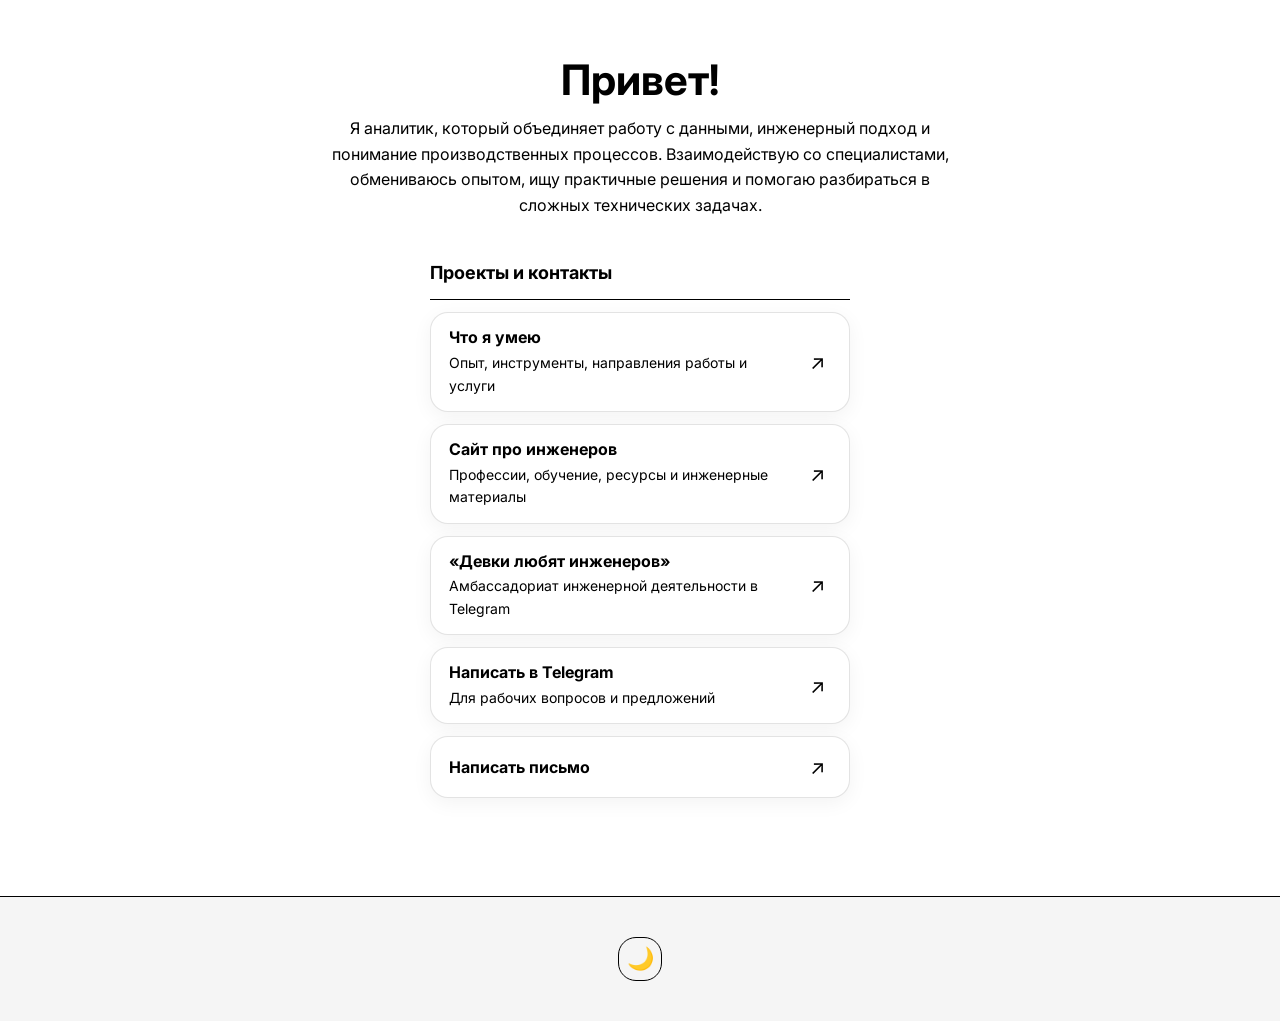
<file: index.html>
<!DOCTYPE html>
<html lang="ru">
<head>
<meta charset="UTF-8">
<meta name="viewport" content="width=device-width, initial-scale=1.0">
<meta name="theme-color" content="#ffffff">
<meta name="description" content="Аналитик: данные, инженерный подход и производственные процессы. Проекты и контакты.">
<title>Евгения Целикина</title>
<link rel="stylesheet" href="style.css">
</head>
<body>
<main class="site-page">
  <header class="page-header">
    <h1>Привет!</h1>
    <p>Я аналитик, который объединяет работу с данными, инженерный подход и понимание производственных процессов. Взаимодействую со специалистами, обмениваюсь опытом, ищу практичные решения и помогаю разбираться в сложных технических задачах.</p>
  </header>

  <section class="links-section" aria-labelledby="projects-heading">
    <div class="section-heading">
      <h2 id="projects-heading">Проекты и контакты</h2>
    </div>

    <a class="link-card" href="https://vremennobeznika.github.io/evosif/" target="_blank" rel="noopener noreferrer">
      <span class="card-copy">
        <span class="card-title">Что я умею</span>
        <span class="card-description">Опыт, инструменты, направления работы и услуги</span>
      </span>
      <span class="card-action" aria-hidden="true">↗</span>
    </a>

    <a class="link-card" href="https://vremennobeznika.github.io/enjigirling/" target="_blank" rel="noopener noreferrer">
      <span class="card-copy">
        <span class="card-title">Сайт про инженеров</span>
        <span class="card-description">Профессии, обучение, ресурсы и инженерные материалы</span>
      </span>
      <span class="card-action" aria-hidden="true">↗</span>
    </a>

    <a class="link-card" href="https://t.me/enjigirling" target="_blank" rel="noopener noreferrer">
      <span class="card-copy">
        <span class="card-title">«Девки любят инженеров»</span>
        <span class="card-description">Амбассадориат инженерной деятельности в Telegram</span>
      </span>
      <span class="card-action" aria-hidden="true">↗</span>
    </a>

    <a class="link-card" href="https://t.me/evosif" target="_blank" rel="noopener noreferrer">
      <span class="card-copy">
        <span class="card-title">Написать в Telegram</span>
        <span class="card-description">Для рабочих вопросов и предложений</span>
      </span>
      <span class="card-action" aria-hidden="true">↗</span>
    </a>

    <a class="link-card" href="mailto:eva.tselikina@ya.ru">
      <span class="card-copy">
        <span class="card-title">Написать письмо</span>
      </span>
      <span class="card-action" aria-hidden="true">↗</span>
    </a>
  </section>
</main>

<footer>
  <button class="theme-toggle" id="themeToggle" type="button" aria-label="Переключить тему">🌙</button>
</footer>

<script src="script.js"></script>
</body>
</html>
</file>
<file: style.css>
/* Визитка в стиле сайта enjigirling: чёрно-белая гамма, шрифт Inter, переключатель темы 🌙 / ☀️ */
@import url('https://fonts.googleapis.com/css2?family=Inter:wght@400;600;700&display=swap');

:root {
  --bg: #FFFFFF;
  --bg-block: #F5F5F5;
  --text-primary: #000000;
  --text-body: #000000;
  --border: #000000;
  --card-border: rgba(127,127,127,.22);
  --font: 'Inter', system-ui, -apple-system, 'Segoe UI', Roboto, Arial, sans-serif;
  --fs-xs: 12px;
  --fs-sm: 14px;
  --fs-md: 16px;
  --fs-lg: 18px;
  --fs-xl: 20px;
  --fs-h1: clamp(28px, 4vw, 42px);
  --radius: 18px;
}
.theme-dark {
  --bg: #121212;
  --bg-block: #1E1E1E;
  --text-primary: #FFFFFF;
  --text-body: #E0E0E0;
  --border: #FFFFFF;
}

* { margin: 0; padding: 0; box-sizing: border-box; }
body {
  font-family: var(--font);
  color: var(--text-body);
  background: var(--bg);
  line-height: 1.6;
  transition: background .2s, color .2s;
}
a { color: inherit; text-decoration: none; }
button { font-family: inherit; }

.site-page { max-width: 760px; margin: 0 auto; padding: 56px 20px 50px; }

.page-header { text-align: center; margin-bottom: 40px; }
.page-header h1 {
  font-size: var(--fs-h1);
  line-height: 1.15;
  margin-bottom: 12px;
  color: var(--text-primary);
}
.page-header p { max-width: 620px; margin: 0 auto; font-size: var(--fs-md); color: var(--text-body); }

.links-section { max-width: 420px; margin: 0 auto; }

.section-heading {
  display: flex; align-items: center; justify-content: space-between;
  padding-bottom: 12px; margin-bottom: 8px;
  border-bottom: 1px solid var(--border);
}
.section-heading h2 { font-size: var(--fs-lg); font-weight: 700; color: var(--text-primary); }

.link-card {
  display: grid; grid-template-columns: 1fr 28px; align-items: center; gap: 16px;
  padding: 14px 18px; margin-top: 12px;
  background: var(--bg);
  border: 1px solid var(--card-border);
  border-radius: var(--radius);
  box-shadow: 0 5px 20px rgba(0,0,0,.05);
  transition: transform .2s, border-color .2s;
}
.link-card:hover { transform: translateY(-3px); border-color: var(--text-primary); }
.link-card:focus-visible { outline: 3px solid var(--text-primary); outline-offset: 3px; }
.card-copy { display: flex; flex-direction: column; gap: 4px; min-width: 0; }
.card-title { font-size: var(--fs-md); font-weight: 700; line-height: 1.3; color: var(--text-primary); overflow-wrap: anywhere; }
.card-description { font-size: var(--fs-sm); color: var(--text-body); overflow-wrap: anywhere; }
.card-action { display: grid; place-items: center; font-size: var(--fs-xl); color: var(--text-primary); transition: transform .2s; }
.link-card:hover .card-action { transform: translate(2px, -2px); }

footer {
  background: var(--bg-block);
  text-align: center;
  padding: 40px 0;
  border-top: 1px solid var(--border);
  margin-top: 48px;
}
.theme-toggle {
  width: 44px; height: 44px;
  background: none;
  border: 1px solid var(--border);
  border-radius: var(--radius);
  color: var(--text-primary);
  font: 22px/1 "Apple Color Emoji", "Segoe UI Emoji", "Noto Color Emoji", sans-serif;
  cursor: pointer;
}

@media (max-width: 560px) {
  .site-page { padding: 36px 16px 36px; }
  .link-card { grid-template-columns: 1fr 22px; gap: 10px; padding: 16px 14px; }
  .card-title { font-size: var(--fs-md); }
}
@media (prefers-reduced-motion: reduce) {
  *, *::before, *::after { transition-duration: .01ms !important; }
}
</file>
